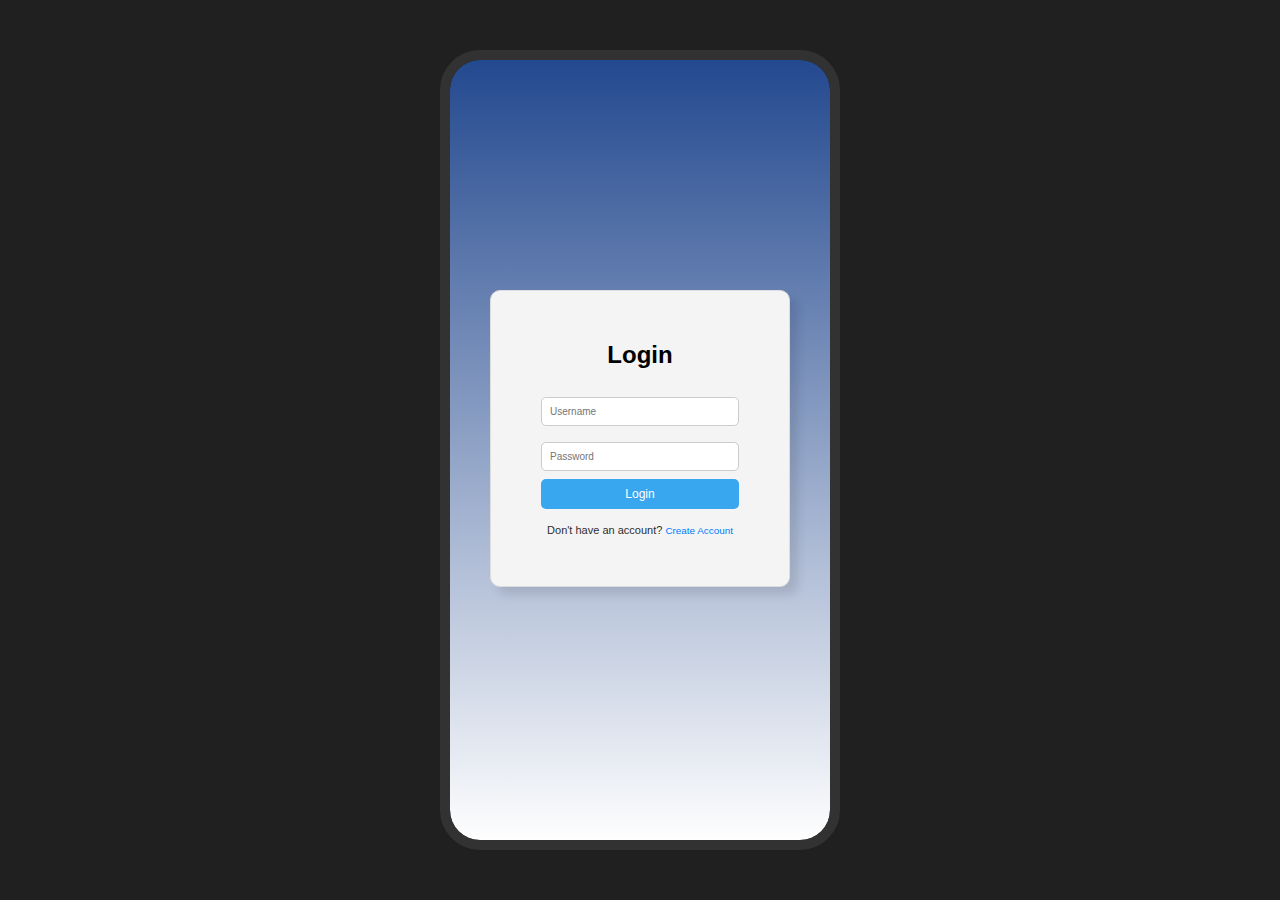
<file: index.html>
<!DOCTYPE html>
<html lang="en">
  <head>
    <meta charset="UTF-8" />
    <meta name="viewport" content="width=device-width, initial-scale=1.0" />
    <link rel="apple-touch-icon" sizes="https://open.spotify.com/track/72DL0kjCGfA4qIDQnR88hT180x180" href="apple-touch-icon.png" />
    <link rel="icon" type="image/png" sizes="32x32" href="favicon-32x32.png" />
    <link rel="icon" type="image/png" sizes="16x16" href="favicon-16x16.png" />
    <link rel="manifest" href="site.webmanifest" />
    <link rel="mask-icon" href="safari-pinned-tab.svg" color="#5bbad5" />
    <meta name="msapplication-TileColor" content="#2d89ef" />
    <meta name="theme-color" content="#ffffff" />
    <link rel="stylesheet" href="style.css" />
    <title>Todo-list App</title>
    <meta name="description" content="Manage your tasks effortlessly with our JavaScript Todos List App. Organize, prioritize, and track your to-dos seamlessly using this user-friendly web application." />
    <meta
      name="keywords"
      content="JavaScript Todos List App, Task Management, To-Do List Web App, Organize Tasks, Track To-Dos, Simple Task Manager, Productivity Tool, User-Friendly Interface, Web-based Task Organizer, JavaScript Task Tracker"
    />
    <script>
      window.onload = function () {
        const loggedInUser = localStorage.getItem('loggedInUser');
        if (!loggedInUser) {
          window.location.href = 'login.html'; //ke halaman otentikasi jika belum login
        }
      };
    </script>
  </head>
  <body>
    <div class="wrapper">
      <div class="screen-backdrop-top"></div>
      <div class="screen-backdrop-bottom"></div>
      <div class="home-screen screen">
        <div class="head-wrapper">
          <div class="logout-btn">
            <svg xmlns="http://www.w3.org/2000/svg" fill="none" viewBox="0 0 24 24" stroke-width="1.5" stroke="currentColor" class="size-6">
              <path stroke-linecap="round" stroke-linejoin="round" d="M8.25 9V5.25A2.25 2.25 0 0 1 10.5 3h6a2.25 2.25 0 0 1 2.25 2.25v13.5A2.25 2.25 0 0 1 16.5 21h-6a2.25 2.25 0 0 1-2.25-2.25V15m-3 0-3-3m0 0 3-3m-3 3H15" />
            </svg>
          </div>
          <div class="welcome">
            <div class="content">
              <h1>Hello User</h1>
              <p>Today you have <span id="total-tasks">5</span> tasks</p>
            </div>
            <div class="img">
              <div class="backdrop"></div>
              <img src="images/boy.png" alt="" />
            </div>
          </div>
        </div>
        <div class="categories-wrapper">
          <div class="categories">
            <div class="category">
              <div class="left">
                <img src="images/boy.png" alt="sun" />
                <div class="content">
                  <h1>Personal</h1>
                  <p>5 Tasks</p>
                </div>
              </div>
              <div class="options">
                <div class="toggle-btn">
                  <svg xmlns="http://www.w3.org/2000/svg" fill="none" viewBox="0 0 24 24" stroke-width="1.5" stroke="currentColor" class="w-6 h-6">
                    <path stroke-linecap="round" stroke-linejoin="round" d="M12 6.75a.75.75 0 110-1.5.75.75 0 010 1.5zM12 12.75a.75.75 0 110-1.5.75.75 0 010 1.5zM12 18.75a.75.75 0 110-1.5.75.75 0 010 1.5z" />
                  </svg>
                </div>
              </div>
            </div>
          </div>
        </div>
      </div>
      <div class="category-screen screen">
        <div class="head-wrapper">
          <div class="back-btn">
            <svg xmlns="http://www.w3.org/2000/svg" fill="none" viewBox="0 0 24 24" stroke-width="1.5" stroke="currentColor" class="w-6 h-6">
              <path stroke-linecap="round" stroke-linejoin="round" d="M6.75 15.75L3 12m0 0l3.75-3.75M3 12h18" />
            </svg>
          </div>
          <div class="options">
            <svg xmlns="http://www.w3.org/2000/svg" fill="none" viewBox="0 0 24 24" stroke-width="1.5" stroke="currentColor" class="w-6 h-6">
              <path stroke-linecap="round" stroke-linejoin="round" d="M12 6.75a.75.75 0 110-1.5.75.75 0 010 1.5zM12 12.75a.75.75 0 110-1.5.75.75 0 010 1.5zM12 18.75a.75.75 0 110-1.5.75.75 0 010 1.5z" />
            </svg>
          </div>
        </div>
        <div class="category-details">
          <img src="images/boy.png" alt="" id="category-img" />
          <div class="details">
            <p id="num-tasks">8 tasks</p>
            <h1 id="category-title">Personal</h1>
          </div>
        </div>
        <div class="tasks-wrapper">
          <div class="tasks">
            <div class="task-wrapper">
              <label for="task" class="task">
                <input type="checkbox" name="task" id="task" />
                <span class="checkmark"
                  ><svg xmlns="http://www.w3.org/2000/svg" fill="none" viewBox="0 0 24 24" stroke-width="1.5" stroke="currentColor" class="w-6 h-6">
                    <path stroke-linecap="round" stroke-linejoin="round" d="M4.5 12.75l6 6 9-13.5" />
                  </svg>
                </span>
                <p>Buy a new car lorem</p>
              </label>
              <div class="edit">
                <svg xmlns="http://www.w3.org/2000/svg" fill="none" viewBox="0 0 24 24" stroke-width="1.5" stroke="currentColor" class="size-6">
                  <path
                    stroke-linecap="round"
                    stroke-linejoin="round"
                    d="m16.862 4.487 1.687-1.688a1.875 1.875 0 1 1 2.652 2.652L10.582 16.07a4.5 4.5 0 0 1-1.897 1.13L6 18l.8-2.685a4.5 4.5 0 0 1 1.13-1.897l8.932-8.931Zm0 0L19.5 7.125M18 14v4.75A2.25 2.25 0 0 1 15.75 21H5.25A2.25 2.25 0 0 1 3 18.75V8.25A2.25 2.25 0 0 1 5.25 6H10"
                  />
                </svg>
                <div class="edit-task-container">
                  <h2>Edit Task</h2>
                  <div class="input-group">
                    <label for="edit-task-input">Task</label>
                    <input type="text" id="edit-task-input" value="${task.task}">
                  </div>
                  <div class="input-group">
                    <label for="edit-category-select">Category</label>
                    <select id="edit-category-select">
                      ${categories.map(category => `
                        <option value="${category.title.toLowerCase()}" ${category.title.toLowerCase() === task.category.toLowerCase() ? 'selected' : ''}>
                          ${category.title}
                        </option>
                      `).join('')}
                    </select>
                  </div>
                  <div class="btns">
                    <button class="cancel-btn" onclick="closeEditTaskModal()">Cancel</button>
                    <button class="save-btn" onclick="saveEditedTask()">Save</button>
                  </div>
                </div>
              </div>
              <div class="delete">
                <svg xmlns="http://www.w3.org/2000/svg" fill="none" viewBox="0 0 24 24" stroke-width="1.5" stroke="currentColor" class="w-6 h-6">
                  <path
                    stroke-linecap="round"
                    stroke-linejoin="round"
                    d="M14.74 9l-.346 9m-4.788 0L9.26 9m9.968-3.21c.342.052.682.107 1.022.166m-1.022-.165L18.16 19.673a2.25 2.25 0 01-2.244 2.077H8.084a2.25 2.25 0 01-2.244-2.077L4.772 5.79m14.456 0a48.108 48.108 0 00-3.478-.397m-12 .562c.34-.059.68-.114 1.022-.165m0 0a48.11 48.11 0 013.478-.397m7.5 0v-.916c0-1.18-.91-2.164-2.09-2.201a51.964 51.964 0 00-3.32 0c-1.18.037-2.09 1.022-2.09 2.201v.916m7.5 0a48.667 48.667 0 00-7.5 0"
                  />
                </svg>
              </div>
            </div>
          </div>
        </div>
      </div>
      <div class="add-task-btn">
        <svg xmlns="http://www.w3.org/2000/svg" fill="none" viewBox="0 0 24 24" stroke-width="1.5" stroke="currentColor" class="w-6 h-6">
          <path stroke-linecap="round" stroke-linejoin="round" d="M12 4.5v15m7.5-7.5h-15" />
        </svg>
      </div>
      <div class="black-backdrop"></div>
      <div class="add-task">
        <div class="add-task-backdrop"></div>
        <h1 class="heading">Add Task</h1>
        <div class="input-group">
          <label for="task-input"> Task </label>
          <input type="text" id="task-input" required />
        </div>
        <div class="input-group">
          <label for="category-select"> Category </label>
          <select id="category-select"></select>
        </div>
        <div class="btns">
          <button class="close-btn">Cancel</button>
          <button class="add-btn">Add</button>
        </div>
      </div>
    </div>
    <script src="script.js"></script>
  </body>
</html>
</file>
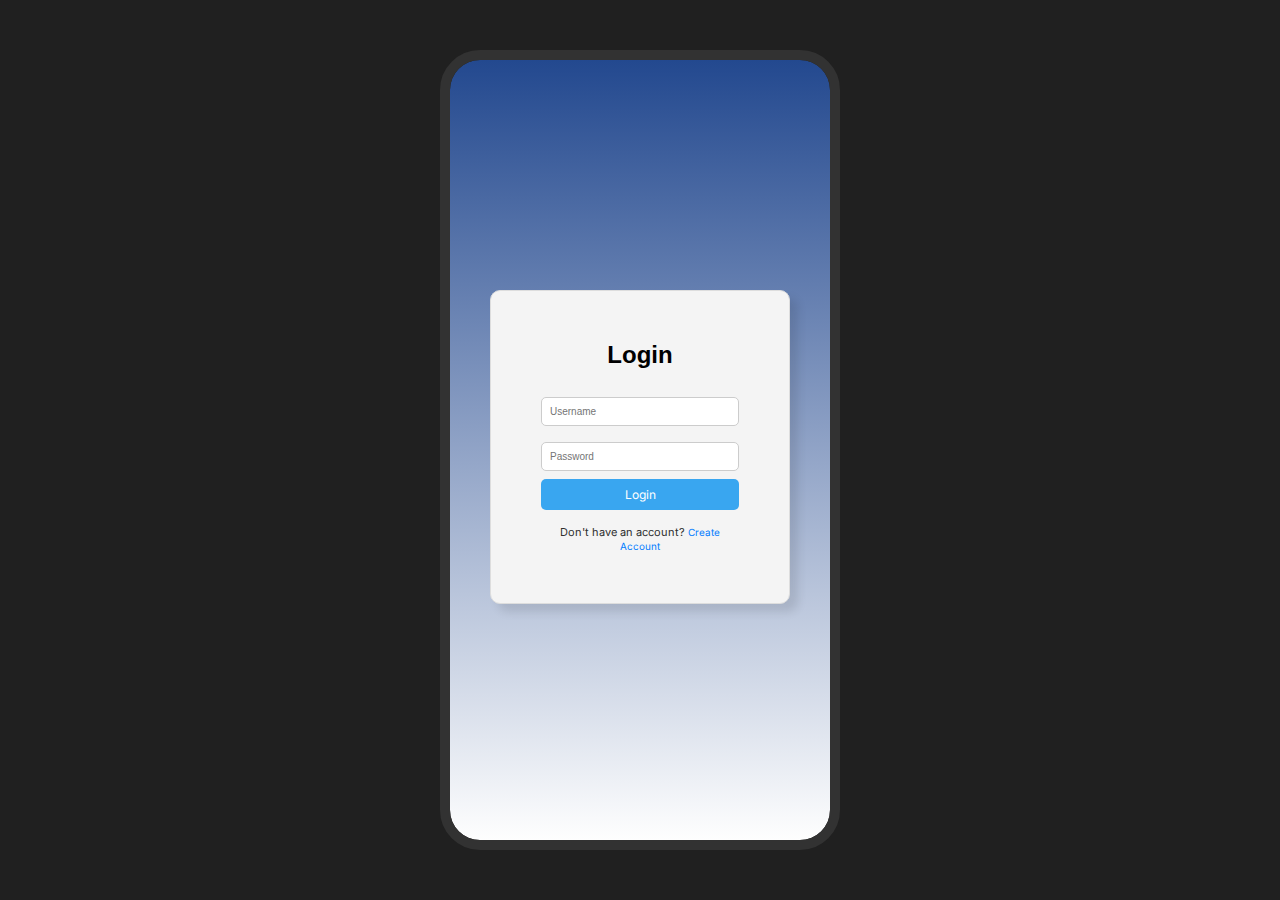
<file: login.html>
<!DOCTYPE html>
<html lang="en">
  <head>
    <link rel="apple-touch-icon" sizes="https://open.spotify.com/track/72DL0kjCGfA4qIDQnR88hT180x180" href="apple-touch-icon.png" />
    <link rel="icon" type="image/png" sizes="32x32" href="favicon-32x32.png" />
    <link rel="icon" type="image/png" sizes="16x16" href="favicon-16x16.png" />
    <link rel="manifest" href="site.webmanifest" />
    <link rel="mask-icon" href="safari-pinned-tab.svg" color="#5bbad5" />
    <meta charset="UTF-8" />
    <meta name="viewport" content="width=device-width, initial-scale=1.0" />
    <title>Login</title>
    <link rel="stylesheet" href="auth.css" />
  </head>
  <body>
    <div class="wrapper">
      <div class="screen-backdrop-auth"></div>
      <div class="app-frame">
        <div id="login-form">
          <h2>Login</h2>
          <input type="text" id="login-username" placeholder="Username" />
          <input type="password" id="login-password" placeholder="Password" />
          <button onclick="login()">Login</button>
          <p>Don't have an account? <a href="register.html">Create Account</a></p>
        </div>
      </div>
    </div>
    <script src="auth.js"></script>
  </body>
</html>
</file>
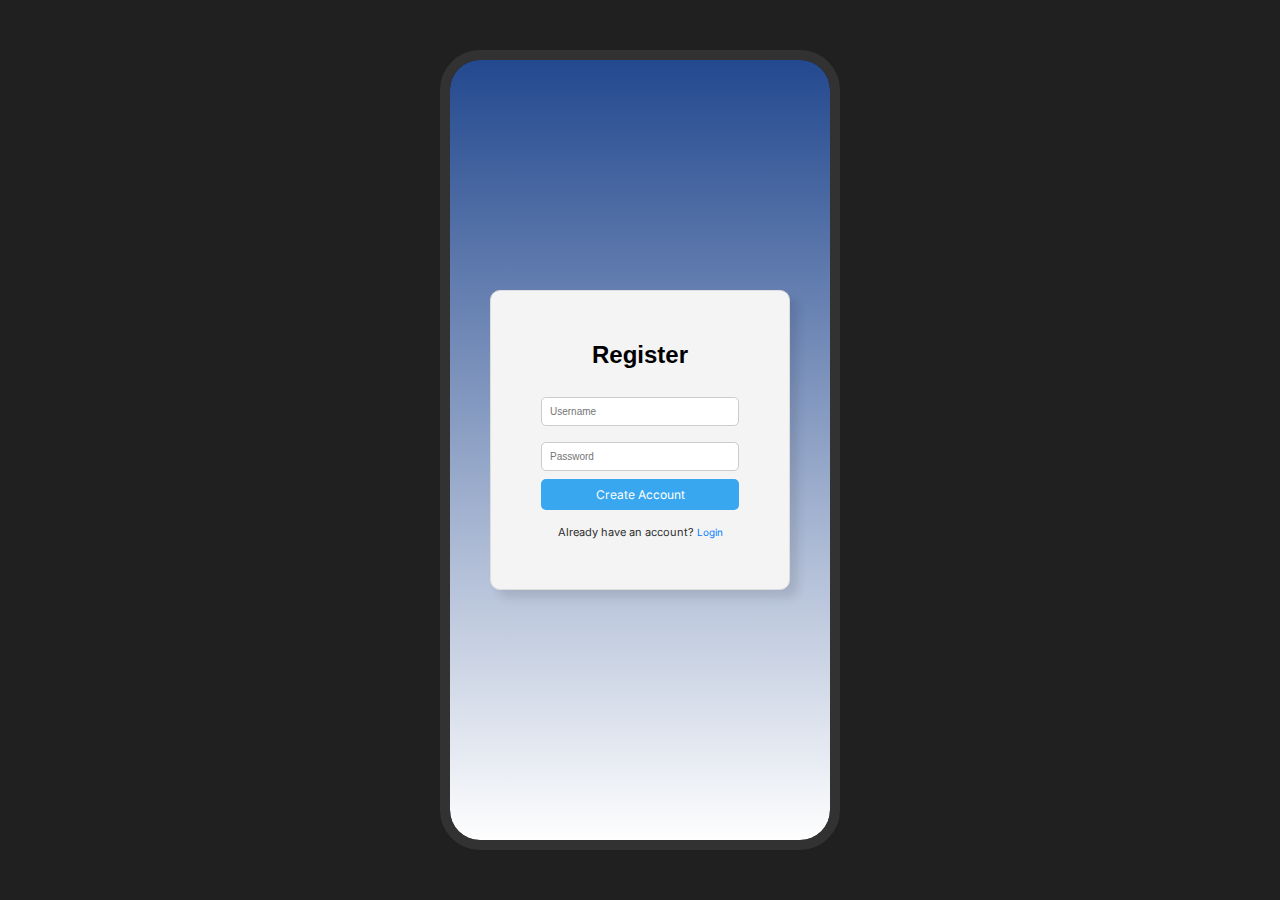
<file: register.html>
<!DOCTYPE html>
<html lang="en">
  <head>
    <link rel="apple-touch-icon" sizes="https://open.spotify.com/track/72DL0kjCGfA4qIDQnR88hT180x180" href="apple-touch-icon.png" />
    <link rel="icon" type="image/png" sizes="32x32" href="favicon-32x32.png" />
    <link rel="icon" type="image/png" sizes="16x16" href="favicon-16x16.png" />
    <link rel="manifest" href="site.webmanifest" />
    <link rel="mask-icon" href="safari-pinned-tab.svg" color="#5bbad5" />
    <meta charset="UTF-8" />
    <meta name="viewport" content="width=device-width, initial-scale=1.0" />
    <title>Register</title>
    <link rel="stylesheet" href="auth.css" />
  </head>
  <body>
    <div class="wrapper">
      <div class="screen-backdrop-auth"></div>
      <div class="app-frame">
        <div id="register-form">
          <h2>Register</h2>
          <input type="text" id="register-username" placeholder="Username" />
          <input type="password" id="register-password" placeholder="Password" />
          <button onclick="register()">Create Account</button>
          <p>Already have an account? <a href="login.html">Login</a></p>
        </div>
      </div>
    </div>
    <script src="auth.js"></script>
  </body>
</html>
</file>
<file: style.css>
@import url(https://fonts.googleapis.com/css?family=Inter:100,200,300,regular,500,600,700,800,900);
::-webkit-scrollbar {
  width: 0;
}

* {
  margin: 0;
  padding: 0;
  box-sizing: border-box;
}

body {
  min-height: 100vh;
  display: flex;
  align-items: center;
  justify-content: center;
  color: #2e2e2e;
  font-family: 'Inter', sans-serif;
  background-color: #202020;
}

.wrapper {
  position: relative;
  height: 100vh;
  width: 100%;
  overflow: hidden;
  padding: 30px 0;
  display: flex;
}

@media (min-width: 768px) {
  .wrapper {
    height: 50rem;
    width: 25rem;
    border-radius: 40px;
    border: 10px solid #323232;
  }
}

.wrapper .screen {
  min-width: 100%;
  flex: 1;
  transition: all 0.3s;
}

.screen-backdrop-top {
  width: 135%;
  height: 15rem;
  position: absolute;
  top: 0;
  left: 50%;
  transform: translateX(50%);
  border-radius: 0 0 50% 50%;
  background: linear-gradient(to bottom, rgba(2, 204, 255, 0.5), rgba(66, 12, 216, 0.288));
  filter: blur(10px);
  z-index: -1;
  transition: all 0.3s;
  -webkit-transform: translateX(-50%);
  -moz-transform: translateX(-50%);
  -ms-transform: translateX(-50%);
  -o-transform: translateX(-50%);
  -webkit-border-radius: 0 0 50% 50%;
  -moz-border-radius: 0 0 50% 50%;
  -ms-border-radius: 0 0 50% 50%;
  -o-border-radius: 0 0 50% 50%;
  -webkit-filter: blur(10px);
}

.screen-backdrop-bottom {
  width: 135%;
  height: 100%;
  position: absolute;
  bottom: 0;
  left: 50%;
  transform: translateX(-50%);
  background: linear-gradient(to bottom, rgb(185, 211, 255), rgb(255, 255, 255));
  z-index: -2;
  transition: all 0.3s;
  -webkit-transform: translateX(-50%);
  -moz-transform: translateX(-50%);
  -ms-transform: translateX(-50%);
  -o-transform: translateX(-50%);
}

.wrapper.show-category .home-screen {
  transform: translateX(-100%);
  -webkit-transform: translateX(-100%);
  -moz-transform: translateX(-100%);
  -ms-transform: translateX(-100%);
  -o-transform: translateX(-100%);
}

.wrapper.show-category .category-screen {
  transform: translateX(-100%);
}

.wrapper.show-category .screen-backdrop-top {
  transform: translate(-50%, -60%);
}

.head-wrapper {
  padding: 0 30px;
}

.logout-btn {
  width: 1.2rem;
  cursor: pointer;
  color: #ffffff;
}

p {
  text-align: center;
  font-size: 11px;
}


.welcome {
  display: flex;
  justify-content: space-between;
  margin-top: 20px;
  color: #ffffff;
}

.welcome h1 {
  font-size: 1.5rem;
  text-align: left;
}

.welcome p {
  font-weight: 500;
  text-align: left;
}

.welcome .img {
  position: relative;
}

.welcome .img .backdrop {
  position: absolute;
  top: 0;
  left: 50%;
  transform: translateX(-50%);
  width: 3.8rem;
  height: 4rem;
  border-radius: 50%;
  background-color: #e5e7fd;
  z-index: -1;
}

.welcome .img img {
  width: 5rem;
}

.categories-wrapper {
  margin-top: 1rem;
  padding: 0 30px;
  height: calc(100% - 8rem);
  padding-bottom: 20px;
  overflow: auto;
}

.categories {
  padding-top: 1rem;
  display: flex;
  flex-direction: column;
  gap: 1rem;
}

.category {
  text-align: left;
  background: #fff;
  border-radius: 0.5rem;
  padding: 1.5rem 1rem;
  cursor: pointer;
  display: flex;
  justify-content: space-between;
  box-shadow: 0 10px 20px 5px #00000023;
  transition: all 0.3s;
}

.category:hover {
  transform: translateY(-5px);
  box-shadow: 0 10px 20px 5px #00b7ff40;
}

.category .left {
  display: flex;
  gap: 1.5rem;
  align-items: center;
}

.category .left img {
  width: 3rem;
}

.category .content h1 {
  font-size: 1.5rem;
}

.category .content p {
  text-align: left;
  color: #ff0000;
  font-size: 0.7rem;
  font-style: italic;
  opacity: 0.7;
}

.category .options {
  opacity: 0;
  visibility: hidden;
  transition: all 0.3s;
}

.category:hover .options {
  opacity: 1;
  visibility: visible;
}

.category .toggle-btn {
  width: 2rem;
  cursor: pointer;
  opacity: 0.6;
}

.category .toggle-btn:hover {
  opacity: 1;
}

/* Category Screen */
.category-screen .head-wrapper {
  display: flex;
  justify-content: space-between;
  align-items: center;
}

.category-screen .head-wrapper svg {
  width: 1.5rem;
  cursor: pointer;
  color: #fff;
}

.category-details {
  padding: 0 30px;
  margin-top: 7rem;
  display: flex;
  align-items: center;
  gap: 1rem;
}

.category-details img {
  width: 4rem;
}

.category-details .details p {
  opacity: 0.8;
  font-style: italic;
  color: red;
}

/* tasks */
.tasks-wrapper {
  padding: 0 30px;
  margin-top: 1rem;
  height: calc(100% - 12rem);
  padding-bottom: 20px;
  overflow: auto;
}

.tasks {
  padding-top: 1rem;
  display: flex;
  flex-direction: column;
  gap: 1rem;
}

.task-wrapper {
  display: flex;
  justify-content: space-between;
  align-items: center;
}

.task {
  display: flex;
  gap: 0.5rem;
  align-items: center;
  font-size: 0.8rem;
  font-weight: 500;
  width: max-content;
  cursor: pointer;
}

.task input {
  display: none;
}

.task .checkmark {
  width: 1rem;
  height: 1rem;
  border-radius: 2px;
  border: 1px solid #2e2e2e;
  display: flex;
  justify-content: center;
  align-items: center;
}

.task .checkmark svg {
  width: 1rem;
  color: #2e2e2e;
  opacity: 0;
  transition: all 0.3s;
}

.task:hover .checkmark svg {
  opacity: 1;
}

.task .checkmark svg path {
  stroke-width: 3;
}

.task input:checked ~ .checkmark {
  background-color: #2e2e2e;
}

.task input:checked ~ .checkmark svg {
  opacity: 1;
  color: #fff;
}

.task input:checked ~ p {
  text-decoration: line-through;
  opacity: 0.6;
}

.edit,
.delete {
  display: inline-block;
  padding: 10px;
  font-size: 16px;
  cursor: pointer;
  margin-right: 1px;
}

.task-wrapper .edit,
.task-wrapper .delete {
  min-width: 2rem;
  height: 2rem;
  padding: 0.5rem;
  border-radius: 50%;
  color: #000000;
  cursor: pointer;
  background-color: rgba(255, 255, 255, 0);
  opacity: 0;
/*visibility: hidden;*/
  transition: all 0.3s;
}
.task-wrapper:hover .edit,
.task-wrapper:hover .delete {
  opacity: 1;
  visibility: visible;
}

.task-wrapper .edit:hover{
  color: rgb(0, 178, 0);
  background-color: rgba(0, 0, 0, 0.1);
}
.task-wrapper .delete:hover {
  color: red;
  background-color: rgba(0, 0, 0, 0.1);
}

.edit-task-modal {
  position: fixed;
  top: 0;
  left: 0;
  width: 100%;
  height: 100%;
  background-color: rgba(0, 0, 0, 0.5);
  display: flex;
  justify-content: center;
  align-items: center;
  z-index: 1000;
  opacity: 0;
  visibility: hidden;
  transition: all 0.3s;
}

.edit-task-modal.active {
  opacity: 1;
  visibility: visible;
}

.edit-task-container {
  background-color: #ffffff;
  padding: 2rem;
  border-radius: 10px;
  width: 90%;
  max-width: 500px;
}

.edit-task-container h2 {
  margin-bottom: 1rem;
}

.edit-task-container .input-group {
  margin-bottom: 1rem;
}

.edit-task-container .btns {
  justify-content: flex-end;
  margin-top: 1rem;
}

.delete-confirmation-modal {
  position: fixed;
  top: 0;
  left: 0;
  width: 100%;
  height: 100%;
  background: rgba(0, 0, 0, 0.5);
  display: flex;
  justify-content: center;
  align-items: center;
}

.modal-content {
  background: white;
  padding: 20px;
  border-radius: 5px;
  text-align: center;
}

/*Testing */
.modal {
  display: none; /* Default modal tidak terlihat */
  position: fixed;
  z-index: 1;
  left: 0;
  top: 0;
  width: 100%;
  height: 100%;
  overflow: auto;
  background-color: rgba(0, 0, 0, 0.5); /* Semi-transparan */
}

.modal-content {
  background-color: #ffffff;
  margin: 15% auto;
  padding: 20px;
  border: 1px solid #555555;
  width: 80%;
}

.show {
  display: block; /* Paksa modal untuk tampil */
}

.close {
  color: #aaa;
  float: right;
  font-size: 28px;
  font-weight: bold;
}

.close:hover,
.close:focus {
  color: black;
  text-decoration: none;
  cursor: pointer;
}

.no-tasks {
  margin-top: 5rem;
  text-align: center;
  font-size: 1.5rem;
  opacity: 0.6;
}

/* Add Task */
.add-task-btn {
  position: absolute;
  bottom: 1rem;
  right: 1rem;
  width: 3rem;
  height: 3rem;
  border-radius: 50%;
  cursor: pointer;
  display: flex;
  align-items: center;
  justify-content: center;
  background-color: #39a6f0;
  transition: all 0.3s;
}

.add-task-btn:hover {
  transform: scale(1.1);
}

.add-task-btn.active {
  z-index: 1;
  bottom: 20rem;
  transform: rotate(45deg);
}

.add-task-btn svg {
  width: 2rem;
  color: #fff;
}

.add-task {
  position: absolute;
  bottom: -100%;
  left: 0;
  width: 100%;
  padding: 20px 30px;
  transition: all 0.3s;
}

.add-task.active {
  bottom: 0;
}

.add-task .heading {
  font-size: 1.5rem;
  margin-bottom: 1rem;
}

.input-group {
  position: relative;
  margin-bottom: 20px;
}

.input-group input,
.input-group label {
  display: block;
  width: 100%;
}

.input-group input,
.input-group select {
  width: 100%;
  border: 1px solid #ccc;
  border-radius: 5px;
  padding: 10px;
  font-size: 16px;
}

.input-group label {
  width: max-content;
  padding: 0 5px;
  margin-top: 5px;
  font-size: 14px;
  color: #666;
  margin-bottom: 5px;
}

.btns {
  display: flex;
  gap: 1rem;
  justify-content: flex-end;
  align-items: center;
}

.btns button {
  padding: 10px 20px;
  border-radius: 5px;
  border: none;
  cursor: pointer;
  font-size: 14px;
  font-weight: 600;
  transition: all 0.3s;
  z-index: 1;
}

button.add-btn {
  background-color: #39a6f0;
  color: #fff;
}

button.save-btn {
  background-color: #39a6f0;
  color: #fff;
}

.add-task-backdrop {
  position: absolute;
  bottom: 0;
  left: 50%;
  transform: translateX(-50%);
  width: 135%;
  height: 20rem;
  border-radius: 30% 30% 0 0;
  background-color: #fff;
  -webkit-border-radius: 30% 30% 0 0;
  -moz-border-radius: 30% 30% 0 0;
  -ms-border-radius: 30% 30% 0 0;
  -o-border-radius: 30% 30% 0 0;
  -webkit-transform: translateX(-50%);
  -moz-transform: translateX(-50%);
  -ms-transform: translateX(-50%);
  -o-transform: translateX(-50%);
}

.black-backdrop {
  position: absolute;
  top: 0;
  left: 0;
  width: 100%;
  height: 100%;
  backdrop-filter: blur(5px);
  background-color: #00000023;
  opacity: 0;
  visibility: hidden;
  transition: all 0.3s;
}

.black-backdrop.active {
  opacity: 1;
  visibility: visible;
}
</file>
<file: auth.css>
@import url(https://fonts.googleapis.com/css?family=Inter:100,200,300,regular,500,600,700,800,900);
::-webkit-scrollbar {
    width: 0;
  }
  
  * {
    margin: 0;
    padding: 0;
    box-sizing: border-box;
  }
  
  body {
    min-height: 100vh;
    display: flex;
    align-items: center;
    justify-content: center;
    color: #2e2e2e;
    font-family: 'Inter', sans-serif;
    background-color: #202020;
  }
  
  .wrapper {
    position: relative;
    height: 100vh;
    width: 100%;
    overflow: hidden;
    padding: 30px 0;
    display: flex;
  }
  
  @media (min-width: 768px) {
    .wrapper {
      height: 50rem;
      width: 25rem;
      border-radius: 40px;
      border: 10px solid #323232;
    }
  }
  
  .wrapper .screen {
    min-width: 100%;
    flex: 1;
    transition: all 0.3s;
  }
  

.screen-backdrop-auth {
    width: 135%;
    height: 100%;
    position: absolute;
    bottom: 0;
    left: 50%;
    transform: translate(-50%);
    background: linear-gradient(to bottom, rgba(38, 113, 253, 0.5), rgb(254, 254, 254));
    z-index: -2;
  }
  #login-form,
  #register-form {
    max-width: 300px;
    margin: 200px auto;
    margin-left: 40px;
    padding: 50px;
    border: 1px solid #ddd;
    border-radius: 10px;
    background-color: #f4f4f4;
    box-shadow: 8px 8px 10px rgba(0, 0, 0, 0.1);
  }
  
  #login-form h2,
  #register-form h2 {
    text-align: center;
    margin-bottom: 20px;
    font-family: 'Arial', sans-serif;
    color: #000000;
  }
  
  #login-form input,
  #register-form input {
    width: 100%;
    padding: 8px;
    margin: 8px 0;
    border: 1px solid #ccc;
    border-radius: 5px;
    box-sizing: border-box;
    font-size: 10px;
  }
  
  #login-form button,
  #register-form button {
    width: 100%;
    padding: 8px;
    margin-bottom: 15px;
    background-color: #39a6f0;
    border: none;
    color: white;
    border-radius: 5px;
    font-size: 12px;
    font-family: 'Inter', sans-serif;
    cursor: pointer;
    transition: background-color 0.3s ease;
  }
  
  #login-form button:hover,
  #register-form button:hover {
    background-color: #0011fbb9;
  }
  
  p {
    text-align: center;
    font-size: 11px;
  }
  
  a {
    color: #007bff;
    text-decoration: none;
    font-size: 9.9px;
  }
  
  a:hover {
    text-decoration: underline;
  }
  
  /* Responsive design for smaller screens */
  @media (max-width: 600px) {
    #login-form,
    #register-form {
      max-width: 90%;
      padding: 20px;
    }
  }
</file>
